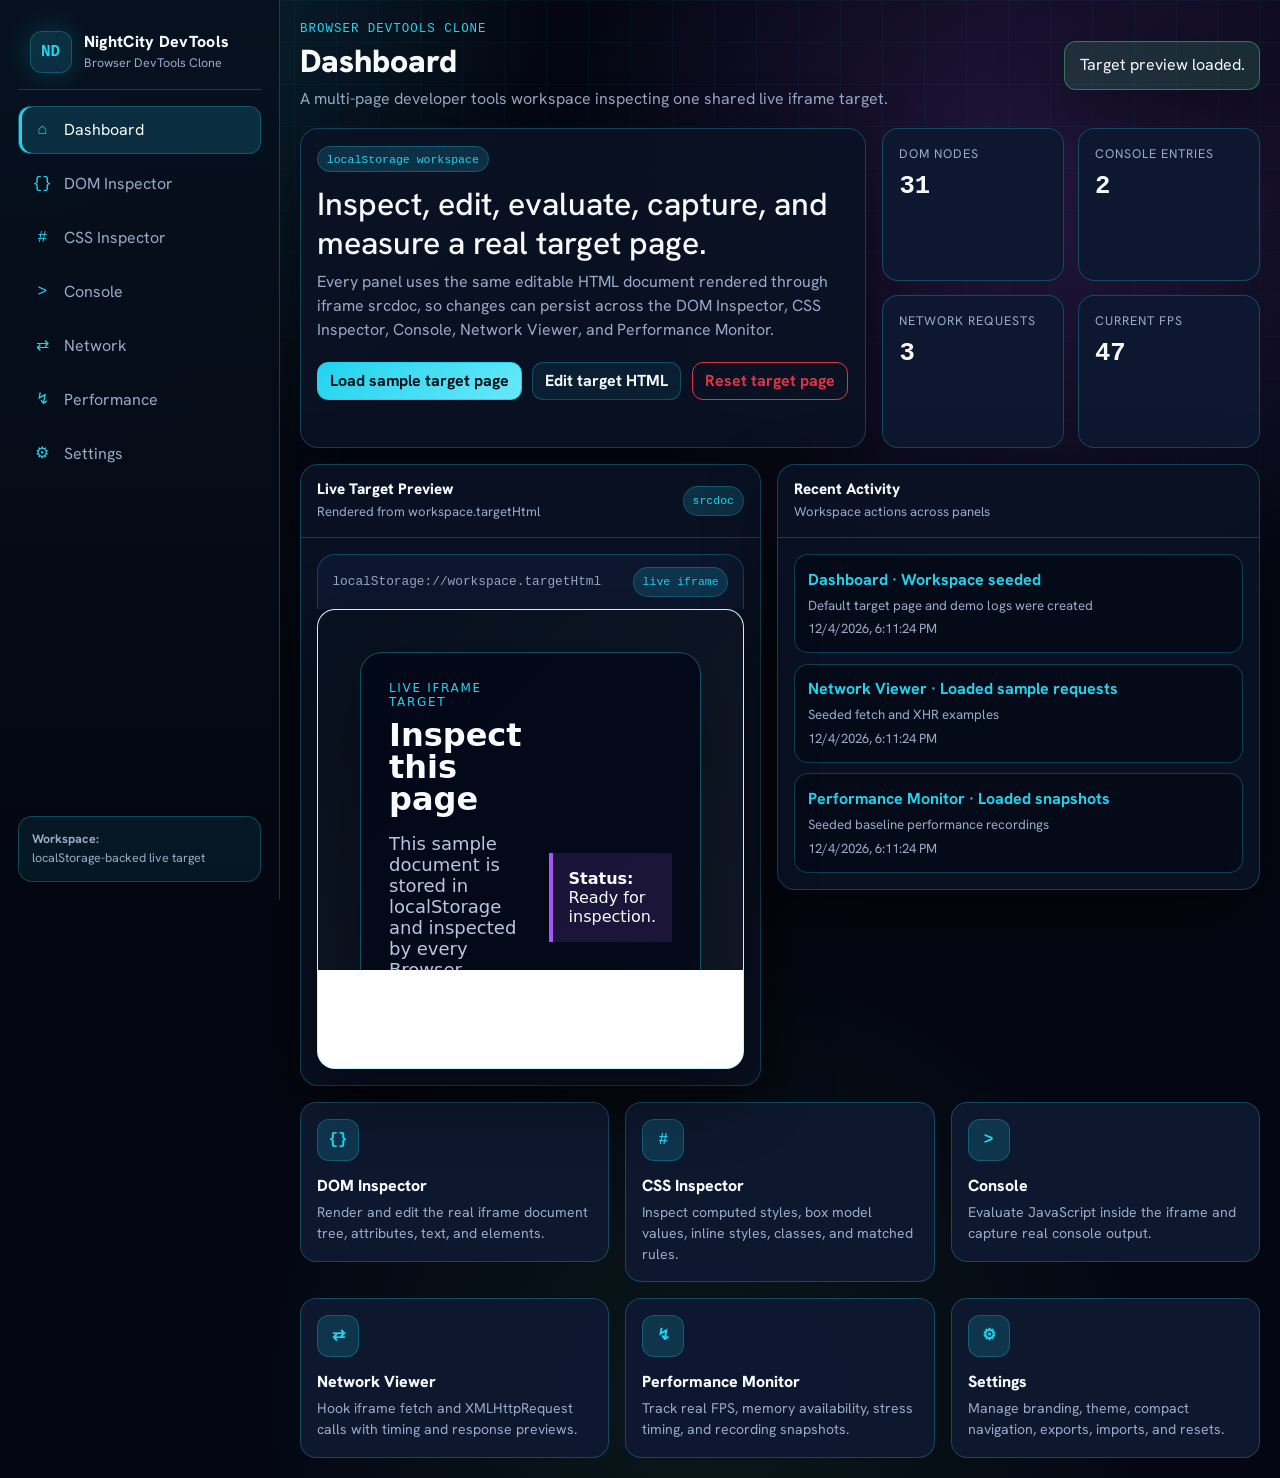
<file: index.html>
<!doctype html>
<html lang="en">
  <head>
    <meta charset="utf-8" />
    <meta name="viewport" content="width=device-width, initial-scale=1" />
    <title>Browser DevTools Clone | Dashboard</title>
    <link rel="icon" type="image/svg+xml" href="assets/favicon.svg" />
    <meta name="description" content="A browser-based DevTools clone with a live DOM inspector, CSS inspector, console, network viewer, and performance monitor, all operating on a real editable target page rendered in an iframe." />
    <link rel="canonical" href="https://fazal305.github.io/browser-devtools-clone/" />
    <meta property="og:type" content="website" />
    <meta property="og:url" content="https://fazal305.github.io/browser-devtools-clone/" />
    <meta property="og:title" content="Browser DevTools Clone | Dashboard" />
    <meta property="og:description" content="A browser-based DevTools clone with a live DOM inspector, CSS inspector, console, network viewer, and performance monitor, all operating on a real editable target page rendered in an iframe." />
    <meta name="twitter:card" content="summary_large_image" />
    <meta name="twitter:title" content="Browser DevTools Clone | Dashboard" />
    <meta name="twitter:description" content="A browser-based DevTools clone with a live DOM inspector, CSS inspector, console, network viewer, and performance monitor, all operating on a real editable target page rendered in an iframe." />
    <link rel="preconnect" href="https://fonts.googleapis.com" />
    <link rel="preconnect" href="https://fonts.gstatic.com" crossorigin />
    <link href="https://fonts.googleapis.com/css2?family=Hanken+Grotesk:wght@400;500;600;700;800&display=swap" rel="stylesheet" />
    <link
      href="https://cdn.jsdelivr.net/npm/bootstrap@5.3.3/dist/css/bootstrap.min.css"
      rel="stylesheet"
    />
    <link href="styles.css" rel="stylesheet" />
    <link href="css/dashboard.css" rel="stylesheet" />
  </head>
  <body>
    <div class="app-shell">
      <div id="sidebarRoot"></div>

      <main class="main-content">
        <div class="topbar">
          <div>
            <p class="page-kicker">Browser DevTools Clone</p>
            <h1 class="page-title">Dashboard</h1>
            <p class="page-description">
              A multi-page developer tools workspace inspecting one shared live
              iframe target.
            </p>
          </div>
          <div class="status-region" aria-live="polite"></div>
        </div>

        <section class="dashboard-hero">
          <div class="panel hero-panel">
            <div class="panel-body">
              <span class="badge-soft">localStorage workspace</span>
              <h2 class="mt-3 mb-2">
                Inspect, edit, evaluate, capture, and measure a real target
                page.
              </h2>
              <p class="page-description">
                Every panel uses the same editable HTML document rendered
                through iframe srcdoc, so changes can persist across the DOM
                Inspector, CSS Inspector, Console, Network Viewer, and
                Performance Monitor.
              </p>
              <div class="hero-actions">
                <button class="btn btn-cyber" id="loadSampleBtn" type="button">
                  Load sample target page
                </button>
                <button
                  class="btn btn-ghost"
                  id="editHtmlBtn"
                  type="button"
                  data-bs-toggle="modal"
                  data-bs-target="#htmlEditorModal"
                >
                  Edit target HTML
                </button>
                <button
                  class="btn btn-outline-danger"
                  id="resetTargetBtn"
                  type="button"
                >
                  Reset target page
                </button>
              </div>
            </div>
          </div>

          <div class="stats-grid" id="dashboardStats"></div>
        </section>

        <section class="devtools-grid mb-3">
          <div class="panel">
            <div class="panel-header">
              <div>
                <h2 class="panel-title">Live Target Preview</h2>
                <p class="panel-subtitle">Rendered from workspace.targetHtml</p>
              </div>
              <span class="badge-soft">srcdoc</span>
            </div>
            <div class="panel-body">
              <div id="targetPreview" class="preview-frame-wrap"></div>
            </div>
          </div>

          <div class="panel">
            <div class="panel-header">
              <div>
                <h2 class="panel-title">Recent Activity</h2>
                <p class="panel-subtitle">Workspace actions across panels</p>
              </div>
            </div>
            <div class="panel-body">
              <div class="activity-list" id="activityList"></div>
            </div>
          </div>
        </section>

        <section class="row g-3">
          <div class="col-md-6 col-xl-4">
            <a class="action-card" href="dom-inspector.html">
              <div class="card-icon">{}</div>
              <h3>DOM Inspector</h3>
              <p>
                Render and edit the real iframe document tree, attributes, text,
                and elements.
              </p>
            </a>
          </div>
          <div class="col-md-6 col-xl-4">
            <a class="action-card" href="css-inspector.html">
              <div class="card-icon">#</div>
              <h3>CSS Inspector</h3>
              <p>
                Inspect computed styles, box model values, inline styles,
                classes, and matched rules.
              </p>
            </a>
          </div>
          <div class="col-md-6 col-xl-4">
            <a class="action-card" href="console.html">
              <div class="card-icon">&gt;</div>
              <h3>Console</h3>
              <p>
                Evaluate JavaScript inside the iframe and capture real console
                output.
              </p>
            </a>
          </div>
          <div class="col-md-6 col-xl-4">
            <a class="action-card" href="network.html">
              <div class="card-icon">⇄</div>
              <h3>Network Viewer</h3>
              <p>
                Hook iframe fetch and XMLHttpRequest calls with timing and
                response previews.
              </p>
            </a>
          </div>
          <div class="col-md-6 col-xl-4">
            <a class="action-card" href="performance.html">
              <div class="card-icon">↯</div>
              <h3>Performance Monitor</h3>
              <p>
                Track real FPS, memory availability, stress timing, and
                recording snapshots.
              </p>
            </a>
          </div>
          <div class="col-md-6 col-xl-4">
            <a class="action-card" href="settings.html">
              <div class="card-icon">⚙</div>
              <h3>Settings</h3>
              <p>
                Manage branding, theme, compact navigation, exports, imports,
                and resets.
              </p>
            </a>
          </div>
        </section>
      </main>
    </div>

    <div
      class="modal fade"
      id="htmlEditorModal"
      tabindex="-1"
      aria-labelledby="htmlEditorTitle"
      aria-hidden="true"
    >
      <div class="modal-dialog modal-xl modal-dialog-scrollable">
        <div class="modal-content">
          <div class="modal-header">
            <div>
              <h2 class="modal-title fs-5" id="htmlEditorTitle">
                Edit Target HTML
              </h2>
              <p class="panel-subtitle">
                Paste a complete HTML document or fragment to inspect.
              </p>
            </div>
            <button
              type="button"
              class="btn-close btn-close-white"
              data-bs-dismiss="modal"
              aria-label="Close"
            ></button>
          </div>
          <div class="modal-body">
            <textarea
              id="targetHtmlEditor"
              class="form-control code-editor html-editor"
              spellcheck="false"
            ></textarea>
          </div>
          <div class="modal-footer">
            <button type="button" class="btn btn-ghost" data-bs-dismiss="modal">
              Cancel
            </button>
            <button type="button" class="btn btn-cyber" id="saveHtmlBtn">
              Save target HTML
            </button>
          </div>
        </div>
      </div>
    </div>

    <script src="https://code.jquery.com/jquery-3.7.1.min.js"></script>
    <script src="https://cdn.jsdelivr.net/npm/bootstrap@5.3.3/dist/js/bootstrap.bundle.min.js"></script>
    <script src="js/shared.js"></script>
    <script src="js/dashboard.js"></script>
  </body>
</html>
</file>
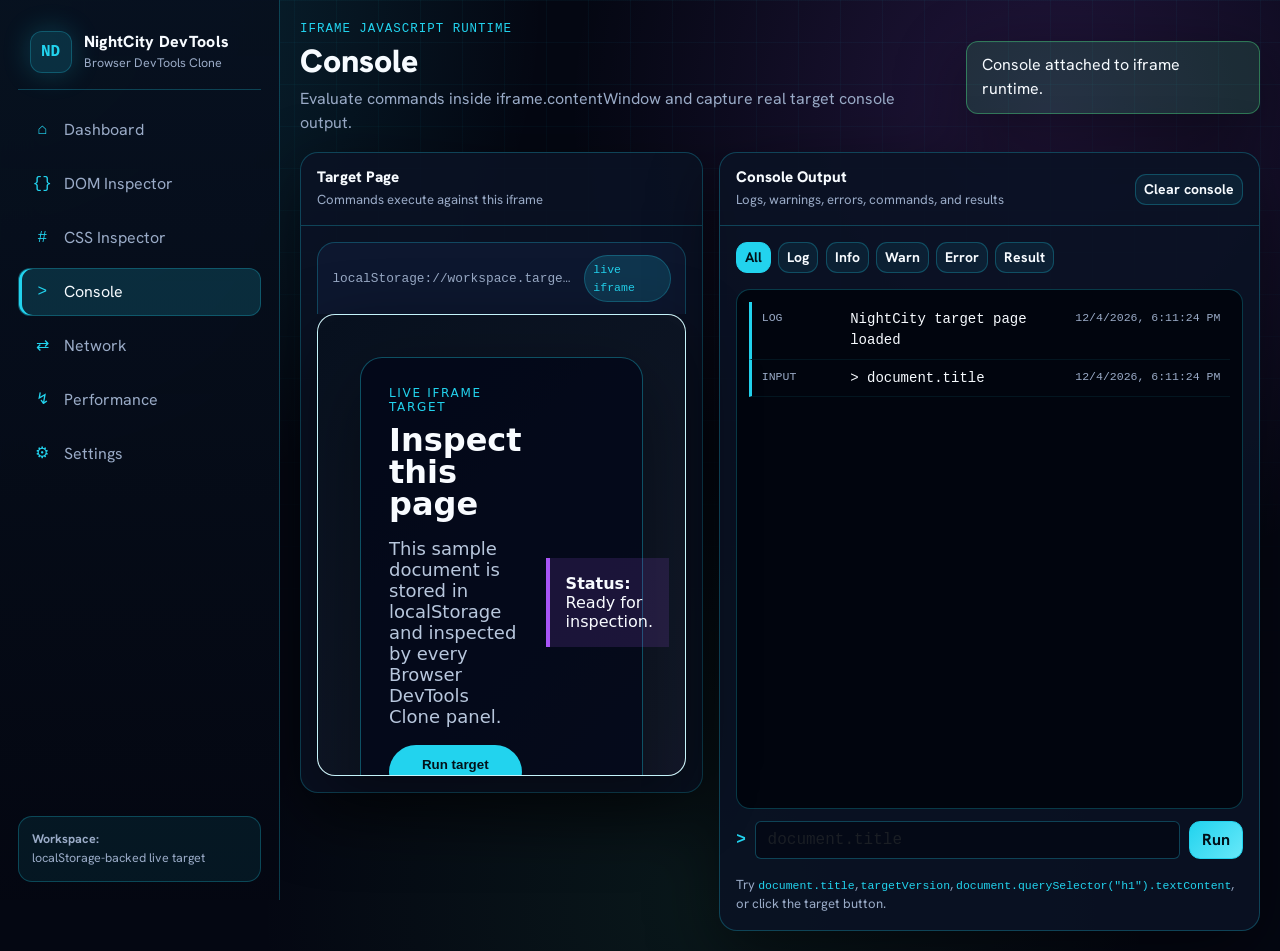
<file: console.html>
<!doctype html>
<html lang="en">
  <head>
    <meta charset="utf-8" />
    <meta name="viewport" content="width=device-width, initial-scale=1" />
    <title>Browser DevTools Clone | Console</title>
    <link rel="icon" type="image/svg+xml" href="assets/favicon.svg" />
    <meta name="description" content="A browser-based DevTools clone with a live DOM inspector, CSS inspector, console, network viewer, and performance monitor, all operating on a real editable target page rendered in an iframe." />
    <link rel="canonical" href="https://fazal305.github.io/browser-devtools-clone/console.html" />
    <meta property="og:type" content="website" />
    <meta property="og:url" content="https://fazal305.github.io/browser-devtools-clone/console.html" />
    <meta property="og:title" content="Browser DevTools Clone | Console" />
    <meta property="og:description" content="A browser-based DevTools clone with a live DOM inspector, CSS inspector, console, network viewer, and performance monitor, all operating on a real editable target page rendered in an iframe." />
    <meta name="twitter:card" content="summary_large_image" />
    <meta name="twitter:title" content="Browser DevTools Clone | Console" />
    <meta name="twitter:description" content="A browser-based DevTools clone with a live DOM inspector, CSS inspector, console, network viewer, and performance monitor, all operating on a real editable target page rendered in an iframe." />
    <link rel="preconnect" href="https://fonts.googleapis.com" />
    <link rel="preconnect" href="https://fonts.gstatic.com" crossorigin />
    <link href="https://fonts.googleapis.com/css2?family=Hanken+Grotesk:wght@400;500;600;700;800&display=swap" rel="stylesheet" />
    <link
      href="https://cdn.jsdelivr.net/npm/bootstrap@5.3.3/dist/css/bootstrap.min.css"
      rel="stylesheet"
    />
    <link href="styles.css" rel="stylesheet" />
    <link href="css/console.css" rel="stylesheet" />
  </head>
  <body>
    <div class="app-shell">
      <div id="sidebarRoot"></div>

      <main class="main-content">
        <div class="topbar">
          <div>
            <p class="page-kicker">Iframe JavaScript runtime</p>
            <h1 class="page-title">Console</h1>
            <p class="page-description">
              Evaluate commands inside iframe.contentWindow and capture real
              target console output.
            </p>
          </div>
          <div class="status-region" aria-live="polite"></div>
        </div>

        <section class="console-layout">
          <div class="panel">
            <div class="panel-header">
              <div>
                <h2 class="panel-title">Target Page</h2>
                <p class="panel-subtitle">
                  Commands execute against this iframe
                </p>
              </div>
            </div>
            <div class="panel-body">
              <div id="consoleTargetMount"></div>
            </div>
          </div>

          <div class="panel">
            <div class="panel-header">
              <div>
                <h2 class="panel-title">Console Output</h2>
                <p class="panel-subtitle">
                  Logs, warnings, errors, commands, and results
                </p>
              </div>
              <div class="d-flex gap-2 flex-wrap">
                <button
                  class="btn btn-ghost btn-sm"
                  id="clearConsoleBtn"
                  type="button"
                >
                  Clear console
                </button>
              </div>
            </div>
            <div class="panel-body">
              <div class="level-filters mb-3">
                <button
                  class="btn btn-ghost btn-sm level-filter active"
                  data-level="all"
                  type="button"
                >
                  All
                </button>
                <button
                  class="btn btn-ghost btn-sm level-filter"
                  data-level="log"
                  type="button"
                >
                  Log
                </button>
                <button
                  class="btn btn-ghost btn-sm level-filter"
                  data-level="info"
                  type="button"
                >
                  Info
                </button>
                <button
                  class="btn btn-ghost btn-sm level-filter"
                  data-level="warn"
                  type="button"
                >
                  Warn
                </button>
                <button
                  class="btn btn-ghost btn-sm level-filter"
                  data-level="error"
                  type="button"
                >
                  Error
                </button>
                <button
                  class="btn btn-ghost btn-sm level-filter"
                  data-level="result"
                  type="button"
                >
                  Result
                </button>
              </div>

              <div
                class="console-output"
                id="consoleOutput"
                aria-live="polite"
              ></div>

              <div class="console-command-row">
                <span class="prompt-mark">&gt;</span>
                <input
                  class="form-control code-font"
                  id="consoleCommand"
                  type="text"
                  autocomplete="off"
                  spellcheck="false"
                  placeholder="document.title"
                />
                <button class="btn btn-cyber" id="runCommandBtn" type="button">
                  Run
                </button>
              </div>

              <div class="console-help mt-3">
                <p class="panel-subtitle m-0">
                  Try <code>document.title</code>, <code>targetVersion</code>,
                  <code>document.querySelector("h1").textContent</code>, or
                  click the target button.
                </p>
              </div>
            </div>
          </div>
        </section>
      </main>
    </div>

    <script src="https://code.jquery.com/jquery-3.7.1.min.js"></script>
    <script src="https://cdn.jsdelivr.net/npm/bootstrap@5.3.3/dist/js/bootstrap.bundle.min.js"></script>
    <script src="js/shared.js"></script>
    <script src="js/console.js"></script>
  </body>
</html>
</file>
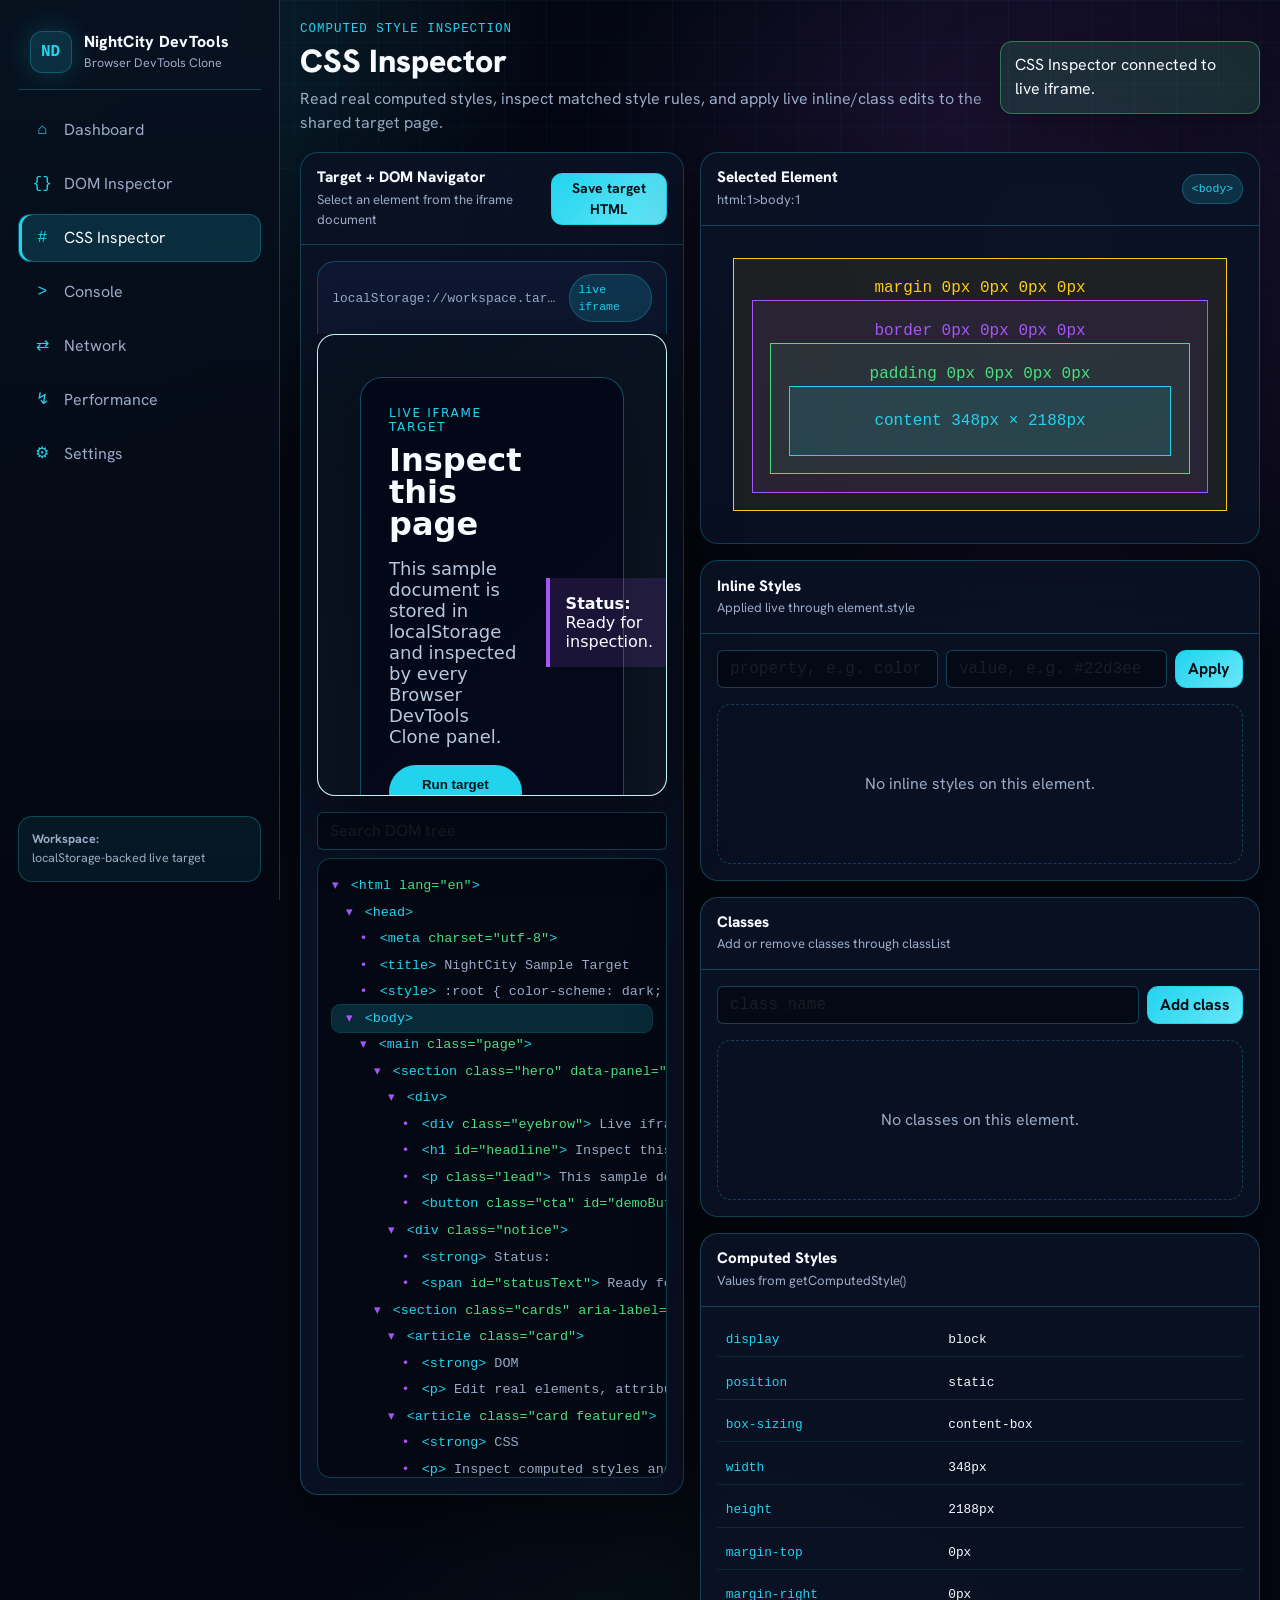
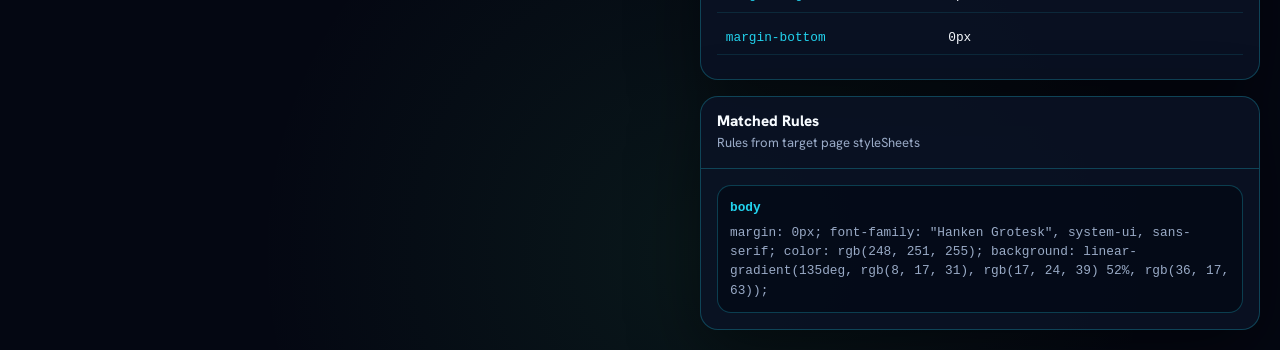
<file: css-inspector.html>
<!doctype html>
<html lang="en">
  <head>
    <meta charset="utf-8" />
    <meta name="viewport" content="width=device-width, initial-scale=1" />
    <title>Browser DevTools Clone | CSS Inspector</title>
    <link rel="icon" type="image/svg+xml" href="assets/favicon.svg" />
    <meta name="description" content="A browser-based DevTools clone with a live DOM inspector, CSS inspector, console, network viewer, and performance monitor, all operating on a real editable target page rendered in an iframe." />
    <link rel="canonical" href="https://fazal305.github.io/browser-devtools-clone/css-inspector.html" />
    <meta property="og:type" content="website" />
    <meta property="og:url" content="https://fazal305.github.io/browser-devtools-clone/css-inspector.html" />
    <meta property="og:title" content="Browser DevTools Clone | CSS Inspector" />
    <meta property="og:description" content="A browser-based DevTools clone with a live DOM inspector, CSS inspector, console, network viewer, and performance monitor, all operating on a real editable target page rendered in an iframe." />
    <meta name="twitter:card" content="summary_large_image" />
    <meta name="twitter:title" content="Browser DevTools Clone | CSS Inspector" />
    <meta name="twitter:description" content="A browser-based DevTools clone with a live DOM inspector, CSS inspector, console, network viewer, and performance monitor, all operating on a real editable target page rendered in an iframe." />
    <link rel="preconnect" href="https://fonts.googleapis.com" />
    <link rel="preconnect" href="https://fonts.gstatic.com" crossorigin />
    <link href="https://fonts.googleapis.com/css2?family=Hanken+Grotesk:wght@400;500;600;700;800&display=swap" rel="stylesheet" />
    <link
      href="https://cdn.jsdelivr.net/npm/bootstrap@5.3.3/dist/css/bootstrap.min.css"
      rel="stylesheet"
    />
    <link href="styles.css" rel="stylesheet" />
    <link href="css/css-inspector.css" rel="stylesheet" />
  </head>
  <body>
    <div class="app-shell">
      <div id="sidebarRoot"></div>

      <main class="main-content">
        <div class="topbar">
          <div>
            <p class="page-kicker">Computed style inspection</p>
            <h1 class="page-title">CSS Inspector</h1>
            <p class="page-description">
              Read real computed styles, inspect matched style rules, and apply
              live inline/class edits to the shared target page.
            </p>
          </div>
          <div class="status-region" aria-live="polite"></div>
        </div>

        <section class="css-layout">
          <div class="panel">
            <div class="panel-header">
              <div>
                <h2 class="panel-title">Target + DOM Navigator</h2>
                <p class="panel-subtitle">
                  Select an element from the iframe document
                </p>
              </div>
              <button
                class="btn btn-cyber btn-sm"
                id="saveCssTargetBtn"
                type="button"
              >
                Save target HTML
              </button>
            </div>
            <div class="panel-body">
              <div id="cssTargetMount" class="mb-3"></div>
              <input
                class="form-control mb-2"
                id="cssDomSearch"
                type="search"
                placeholder="Search DOM tree"
              />
              <div class="dom-tree" id="cssDomTree"></div>
            </div>
          </div>

          <div class="css-tools">
            <div class="panel">
              <div class="panel-header">
                <div>
                  <h2 class="panel-title">Selected Element</h2>
                  <p class="panel-subtitle" id="cssSelectedPath">
                    No element selected
                  </p>
                </div>
                <span class="badge-soft" id="cssSelectedBadge">none</span>
              </div>
              <div class="panel-body">
                <div class="box-model" id="boxModel"></div>
              </div>
            </div>

            <div class="panel">
              <div class="panel-header">
                <div>
                  <h2 class="panel-title">Inline Styles</h2>
                  <p class="panel-subtitle">
                    Applied live through element.style
                  </p>
                </div>
              </div>
              <div class="panel-body">
                <div class="add-style-row mb-3">
                  <input
                    class="form-control code-font"
                    id="newStyleName"
                    placeholder="property, e.g. color"
                  />
                  <input
                    class="form-control code-font"
                    id="newStyleValue"
                    placeholder="value, e.g. #22d3ee"
                  />
                  <button class="btn btn-cyber" id="addStyleBtn" type="button">
                    Apply
                  </button>
                </div>
                <div class="inline-style-list" id="inlineStyleList"></div>
              </div>
            </div>

            <div class="panel">
              <div class="panel-header">
                <div>
                  <h2 class="panel-title">Classes</h2>
                  <p class="panel-subtitle">
                    Add or remove classes through classList
                  </p>
                </div>
              </div>
              <div class="panel-body">
                <div class="add-class-row mb-3">
                  <input
                    class="form-control code-font"
                    id="newClassName"
                    placeholder="class name"
                  />
                  <button class="btn btn-cyber" id="addClassBtn" type="button">
                    Add class
                  </button>
                </div>
                <div class="class-list" id="classList"></div>
              </div>
            </div>

            <div class="panel">
              <div class="panel-header">
                <div>
                  <h2 class="panel-title">Computed Styles</h2>
                  <p class="panel-subtitle">Values from getComputedStyle()</p>
                </div>
              </div>
              <div class="panel-body">
                <div class="computed-list" id="computedStyles"></div>
              </div>
            </div>

            <div class="panel">
              <div class="panel-header">
                <div>
                  <h2 class="panel-title">Matched Rules</h2>
                  <p class="panel-subtitle">
                    Rules from target page styleSheets
                  </p>
                </div>
              </div>
              <div class="panel-body">
                <div class="rule-list" id="matchedRules"></div>
              </div>
            </div>
          </div>
        </section>
      </main>
    </div>

    <script src="https://code.jquery.com/jquery-3.7.1.min.js"></script>
    <script src="https://cdn.jsdelivr.net/npm/bootstrap@5.3.3/dist/js/bootstrap.bundle.min.js"></script>
    <script src="js/shared.js"></script>
    <script src="js/css-inspector.js"></script>
  </body>
</html>
</file>
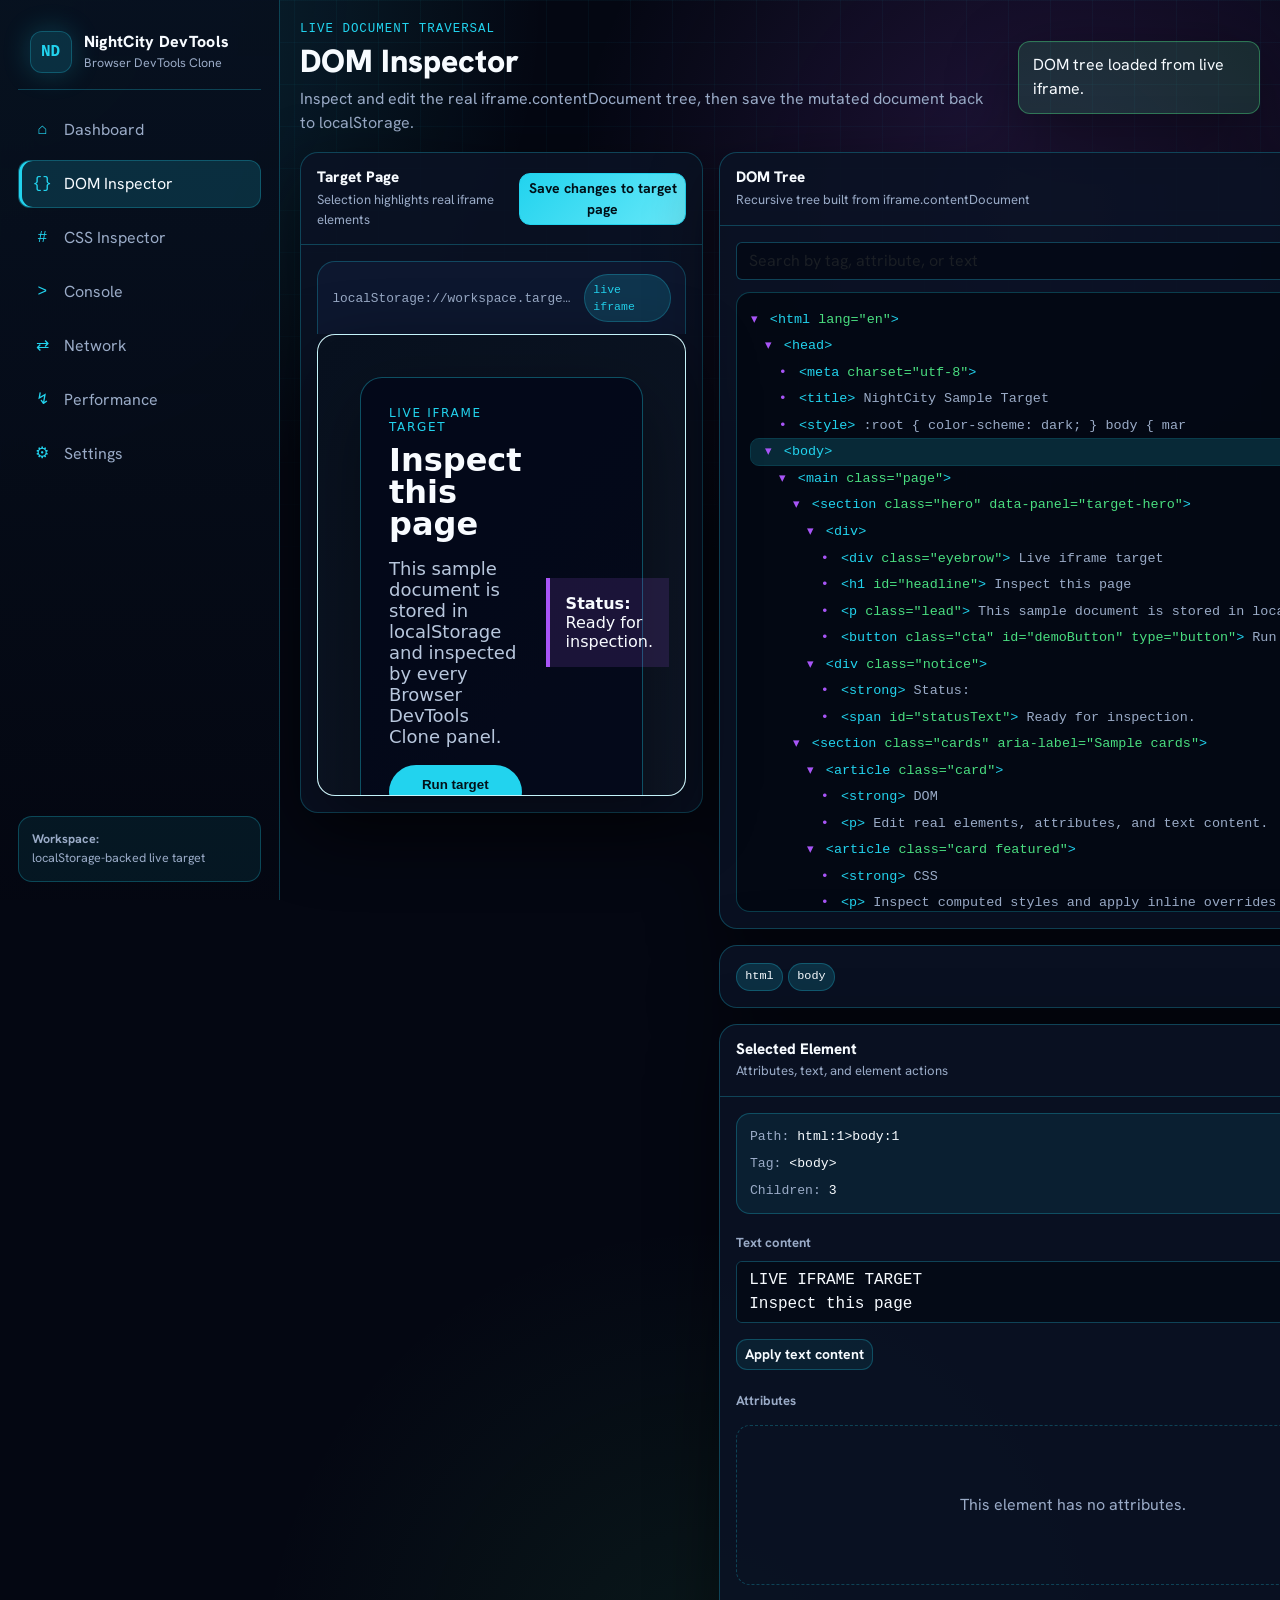
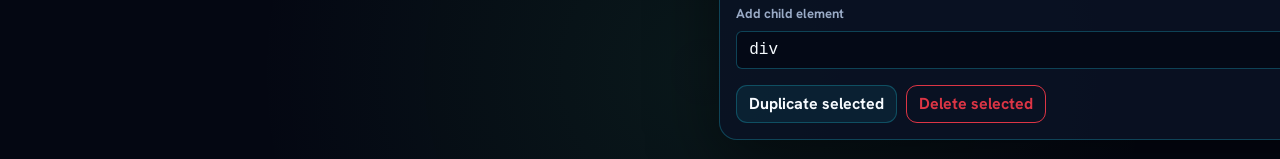
<file: dom-inspector.html>
<!doctype html>
<html lang="en">
  <head>
    <meta charset="utf-8" />
    <meta name="viewport" content="width=device-width, initial-scale=1" />
    <title>Browser DevTools Clone | DOM Inspector</title>
    <link rel="icon" type="image/svg+xml" href="assets/favicon.svg" />
    <meta name="description" content="A browser-based DevTools clone with a live DOM inspector, CSS inspector, console, network viewer, and performance monitor, all operating on a real editable target page rendered in an iframe." />
    <link rel="canonical" href="https://fazal305.github.io/browser-devtools-clone/dom-inspector.html" />
    <meta property="og:type" content="website" />
    <meta property="og:url" content="https://fazal305.github.io/browser-devtools-clone/dom-inspector.html" />
    <meta property="og:title" content="Browser DevTools Clone | DOM Inspector" />
    <meta property="og:description" content="A browser-based DevTools clone with a live DOM inspector, CSS inspector, console, network viewer, and performance monitor, all operating on a real editable target page rendered in an iframe." />
    <meta name="twitter:card" content="summary_large_image" />
    <meta name="twitter:title" content="Browser DevTools Clone | DOM Inspector" />
    <meta name="twitter:description" content="A browser-based DevTools clone with a live DOM inspector, CSS inspector, console, network viewer, and performance monitor, all operating on a real editable target page rendered in an iframe." />
    <link rel="preconnect" href="https://fonts.googleapis.com" />
    <link rel="preconnect" href="https://fonts.gstatic.com" crossorigin />
    <link href="https://fonts.googleapis.com/css2?family=Hanken+Grotesk:wght@400;500;600;700;800&display=swap" rel="stylesheet" />
    <link
      href="https://cdn.jsdelivr.net/npm/bootstrap@5.3.3/dist/css/bootstrap.min.css"
      rel="stylesheet"
    />
    <link href="styles.css" rel="stylesheet" />
    <link href="css/dom-inspector.css" rel="stylesheet" />
  </head>
  <body>
    <div class="app-shell">
      <div id="sidebarRoot"></div>

      <main class="main-content">
        <div class="topbar">
          <div>
            <p class="page-kicker">Live document traversal</p>
            <h1 class="page-title">DOM Inspector</h1>
            <p class="page-description">
              Inspect and edit the real iframe.contentDocument tree, then save
              the mutated document back to localStorage.
            </p>
          </div>
          <div class="status-region" aria-live="polite"></div>
        </div>

        <section class="inspector-layout">
          <div class="panel">
            <div class="panel-header">
              <div>
                <h2 class="panel-title">Target Page</h2>
                <p class="panel-subtitle">
                  Selection highlights real iframe elements
                </p>
              </div>
              <button
                class="btn btn-cyber btn-sm"
                id="saveTargetBtn"
                type="button"
              >
                Save changes to target page
              </button>
            </div>
            <div class="panel-body">
              <div id="targetFrameMount"></div>
            </div>
          </div>

          <div class="dom-workbench">
            <div class="panel">
              <div class="panel-header">
                <div>
                  <h2 class="panel-title">DOM Tree</h2>
                  <p class="panel-subtitle">
                    Recursive tree built from iframe.contentDocument
                  </p>
                </div>
              </div>
              <div class="panel-body">
                <div class="dom-search-row">
                  <input
                    class="form-control"
                    id="domSearchInput"
                    type="search"
                    placeholder="Search by tag, attribute, or text"
                  />
                  <button
                    class="btn btn-ghost"
                    id="clearSearchBtn"
                    type="button"
                  >
                    Clear
                  </button>
                </div>
                <div class="dom-tree" id="domTree"></div>
              </div>
            </div>

            <div class="panel breadcrumb-panel">
              <div class="panel-body">
                <ul class="breadcrumb-devtools" id="domBreadcrumb"></ul>
              </div>
            </div>

            <div class="panel">
              <div class="panel-header">
                <div>
                  <h2 class="panel-title">Selected Element</h2>
                  <p class="panel-subtitle">
                    Attributes, text, and element actions
                  </p>
                </div>
                <span class="badge-soft" id="selectedBadge">none</span>
              </div>
              <div class="panel-body">
                <div class="selected-summary mb-3" id="selectedSummary"></div>

                <label class="form-label" for="textContentEditor"
                  >Text content</label
                >
                <textarea
                  class="form-control code-editor text-editor mb-3"
                  id="textContentEditor"
                  spellcheck="false"
                ></textarea>
                <button
                  class="btn btn-ghost btn-sm mb-3"
                  id="saveTextBtn"
                  type="button"
                >
                  Apply text content
                </button>

                <div
                  class="d-flex align-items-center justify-content-between gap-2 mb-2"
                >
                  <label class="form-label m-0">Attributes</label>
                  <button
                    class="btn btn-ghost btn-sm"
                    id="addAttributeBtn"
                    type="button"
                  >
                    Add attribute
                  </button>
                </div>
                <div class="attributes-grid mb-3" id="attributesPanel"></div>

                <label class="form-label" for="newChildTag"
                  >Add child element</label
                >
                <div class="child-add-row mb-3">
                  <input
                    class="form-control code-font"
                    id="newChildTag"
                    type="text"
                    value="div"
                    placeholder="div"
                  />
                  <button class="btn btn-cyber" id="addChildBtn" type="button">
                    Add child
                  </button>
                </div>

                <div class="element-actions">
                  <button class="btn btn-ghost" id="duplicateBtn" type="button">
                    Duplicate selected
                  </button>
                  <button
                    class="btn btn-outline-danger"
                    id="deleteBtn"
                    type="button"
                  >
                    Delete selected
                  </button>
                </div>
              </div>
            </div>
          </div>
        </section>
      </main>
    </div>

    <script src="https://code.jquery.com/jquery-3.7.1.min.js"></script>
    <script src="https://cdn.jsdelivr.net/npm/bootstrap@5.3.3/dist/js/bootstrap.bundle.min.js"></script>
    <script src="js/shared.js"></script>
    <script src="js/dom-inspector.js"></script>
  </body>
</html>
</file>
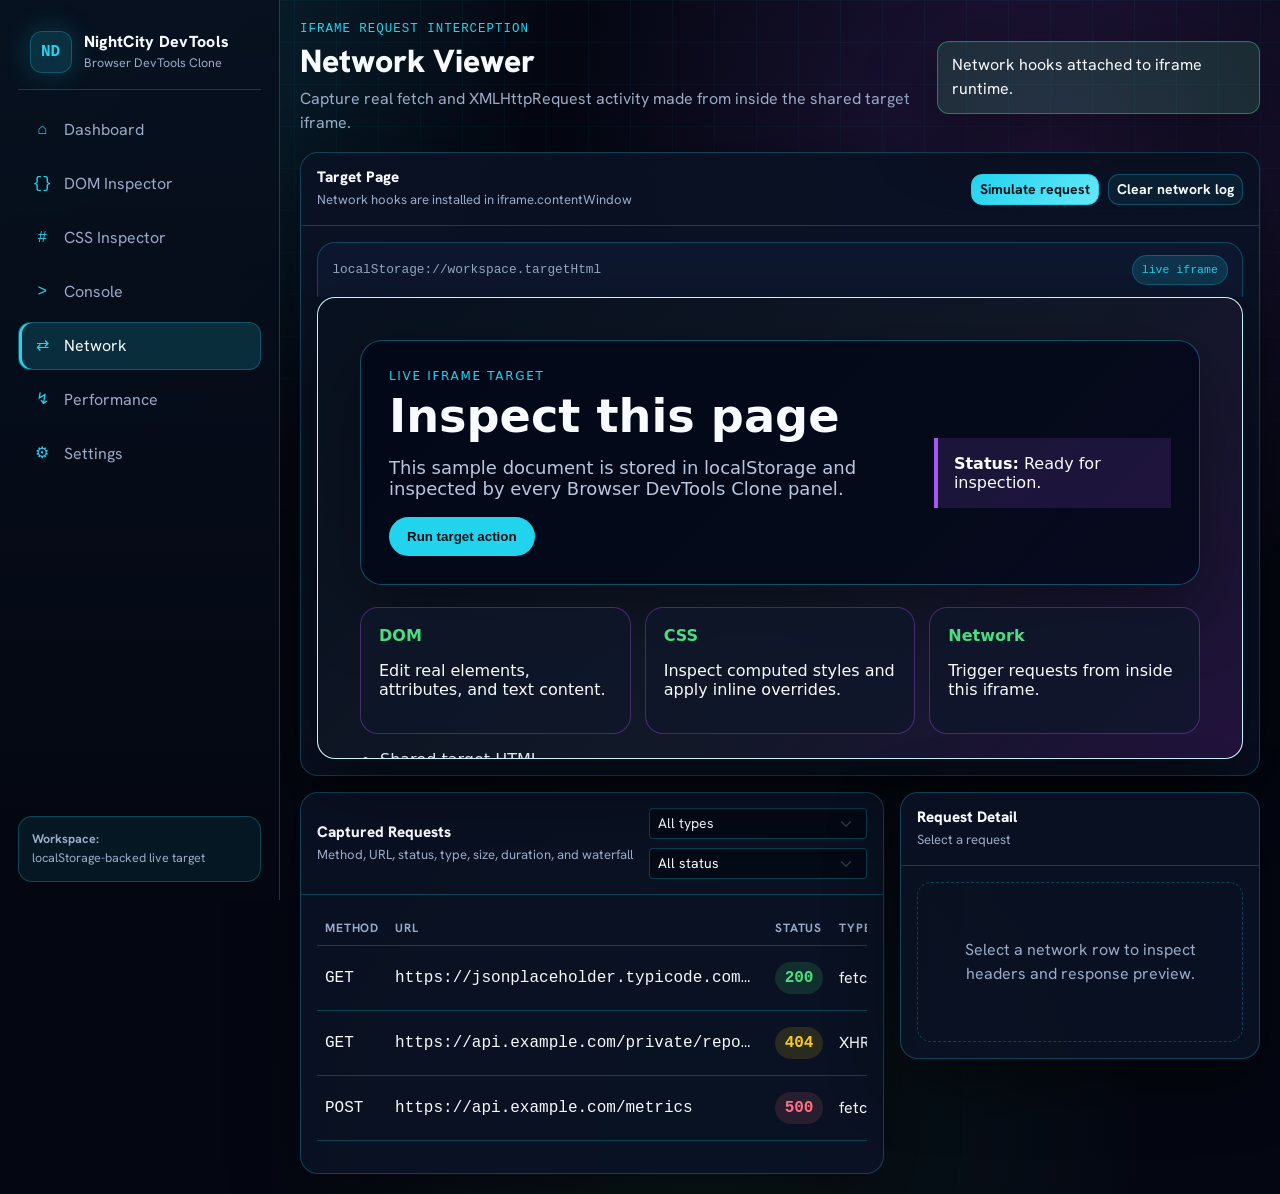
<file: network.html>
<!doctype html>
<html lang="en">
  <head>
    <meta charset="utf-8" />
    <meta name="viewport" content="width=device-width, initial-scale=1" />
    <title>Browser DevTools Clone | Network Viewer</title>
    <link rel="icon" type="image/svg+xml" href="assets/favicon.svg" />
    <meta name="description" content="A browser-based DevTools clone with a live DOM inspector, CSS inspector, console, network viewer, and performance monitor, all operating on a real editable target page rendered in an iframe." />
    <link rel="canonical" href="https://fazal305.github.io/browser-devtools-clone/network.html" />
    <meta property="og:type" content="website" />
    <meta property="og:url" content="https://fazal305.github.io/browser-devtools-clone/network.html" />
    <meta property="og:title" content="Browser DevTools Clone | Network Viewer" />
    <meta property="og:description" content="A browser-based DevTools clone with a live DOM inspector, CSS inspector, console, network viewer, and performance monitor, all operating on a real editable target page rendered in an iframe." />
    <meta name="twitter:card" content="summary_large_image" />
    <meta name="twitter:title" content="Browser DevTools Clone | Network Viewer" />
    <meta name="twitter:description" content="A browser-based DevTools clone with a live DOM inspector, CSS inspector, console, network viewer, and performance monitor, all operating on a real editable target page rendered in an iframe." />
    <link rel="preconnect" href="https://fonts.googleapis.com" />
    <link rel="preconnect" href="https://fonts.gstatic.com" crossorigin />
    <link href="https://fonts.googleapis.com/css2?family=Hanken+Grotesk:wght@400;500;600;700;800&display=swap" rel="stylesheet" />
    <link
      href="https://cdn.jsdelivr.net/npm/bootstrap@5.3.3/dist/css/bootstrap.min.css"
      rel="stylesheet"
    />
    <link href="styles.css" rel="stylesheet" />
    <link href="css/network.css" rel="stylesheet" />
  </head>
  <body>
    <div class="app-shell">
      <div id="sidebarRoot"></div>

      <main class="main-content">
        <div class="topbar">
          <div>
            <p class="page-kicker">Iframe request interception</p>
            <h1 class="page-title">Network Viewer</h1>
            <p class="page-description">
              Capture real fetch and XMLHttpRequest activity made from inside
              the shared target iframe.
            </p>
          </div>
          <div class="status-region" aria-live="polite"></div>
        </div>

        <section class="panel mb-3">
          <div class="panel-header">
            <div>
              <h2 class="panel-title">Target Page</h2>
              <p class="panel-subtitle">
                Network hooks are installed in iframe.contentWindow
              </p>
            </div>
            <div class="network-controls">
              <button
                class="btn btn-cyber btn-sm"
                id="simulateRequestBtn"
                type="button"
              >
                Simulate request
              </button>
              <button
                class="btn btn-ghost btn-sm"
                id="clearNetworkBtn"
                type="button"
              >
                Clear network log
              </button>
            </div>
          </div>
          <div class="panel-body">
            <div id="networkTargetMount"></div>
          </div>
        </section>

        <section class="network-layout">
          <div class="panel">
            <div class="panel-header">
              <div>
                <h2 class="panel-title">Captured Requests</h2>
                <p class="panel-subtitle">
                  Method, URL, status, type, size, duration, and waterfall
                </p>
              </div>
              <div class="network-controls">
                <select
                  class="form-select form-select-sm"
                  id="typeFilter"
                  aria-label="Filter by request type"
                >
                  <option value="all">All types</option>
                  <option value="fetch">fetch</option>
                  <option value="XHR">XHR</option>
                </select>
                <select
                  class="form-select form-select-sm"
                  id="statusFilter"
                  aria-label="Filter by status"
                >
                  <option value="all">All status</option>
                  <option value="2xx">2xx</option>
                  <option value="4xx">4xx</option>
                  <option value="5xx">5xx</option>
                </select>
              </div>
            </div>
            <div class="panel-body">
              <div class="network-table-wrap">
                <table class="table table-hover align-middle">
                  <thead>
                    <tr>
                      <th>Method</th>
                      <th>URL</th>
                      <th>Status</th>
                      <th>Type</th>
                      <th>Size</th>
                      <th>Duration</th>
                      <th>Waterfall</th>
                    </tr>
                  </thead>
                  <tbody id="networkTableBody"></tbody>
                </table>
              </div>
            </div>
          </div>

          <aside class="panel request-detail">
            <div class="panel-header">
              <div>
                <h2 class="panel-title">Request Detail</h2>
                <p class="panel-subtitle" id="requestDetailSubtitle">
                  Select a request
                </p>
              </div>
            </div>
            <div class="panel-body" id="requestDetailBody">
              <div class="empty-state">
                Select a network row to inspect headers and response preview.
              </div>
            </div>
          </aside>
        </section>
      </main>
    </div>

    <script src="https://code.jquery.com/jquery-3.7.1.min.js"></script>
    <script src="https://cdn.jsdelivr.net/npm/bootstrap@5.3.3/dist/js/bootstrap.bundle.min.js"></script>
    <script src="js/shared.js"></script>
    <script src="js/network.js"></script>
  </body>
</html>
</file>
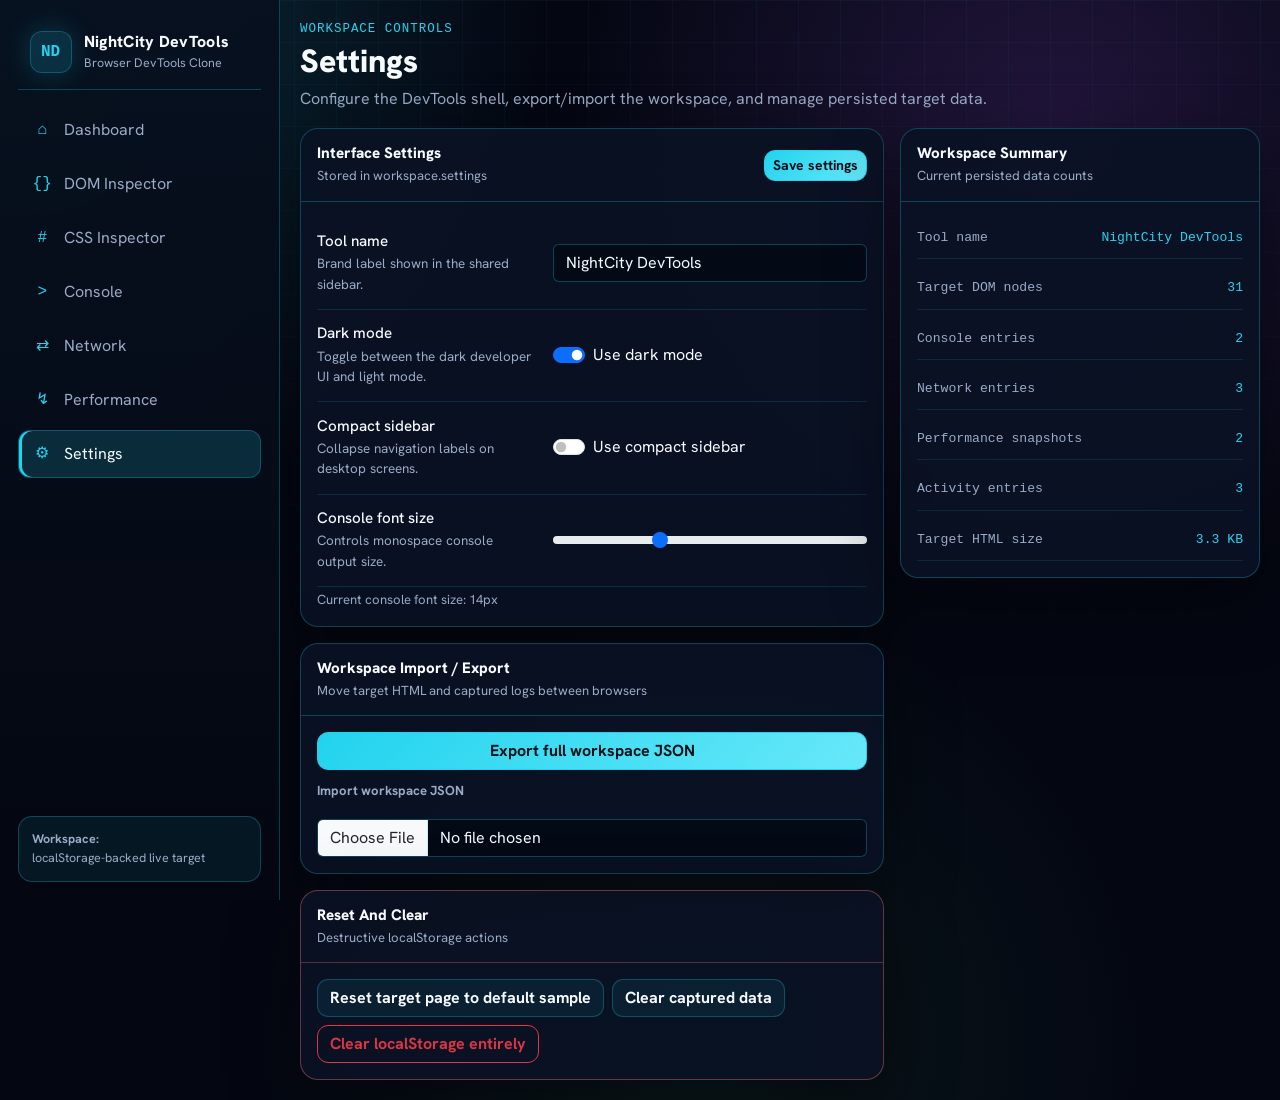
<file: settings.html>
<!doctype html>
<html lang="en">
  <head>
    <meta charset="utf-8" />
    <meta name="viewport" content="width=device-width, initial-scale=1" />
    <title>Browser DevTools Clone | Settings</title>
    <link rel="icon" type="image/svg+xml" href="assets/favicon.svg" />
    <meta name="description" content="A browser-based DevTools clone with a live DOM inspector, CSS inspector, console, network viewer, and performance monitor, all operating on a real editable target page rendered in an iframe." />
    <link rel="canonical" href="https://fazal305.github.io/browser-devtools-clone/settings.html" />
    <meta property="og:type" content="website" />
    <meta property="og:url" content="https://fazal305.github.io/browser-devtools-clone/settings.html" />
    <meta property="og:title" content="Browser DevTools Clone | Settings" />
    <meta property="og:description" content="A browser-based DevTools clone with a live DOM inspector, CSS inspector, console, network viewer, and performance monitor, all operating on a real editable target page rendered in an iframe." />
    <meta name="twitter:card" content="summary_large_image" />
    <meta name="twitter:title" content="Browser DevTools Clone | Settings" />
    <meta name="twitter:description" content="A browser-based DevTools clone with a live DOM inspector, CSS inspector, console, network viewer, and performance monitor, all operating on a real editable target page rendered in an iframe." />
    <link rel="preconnect" href="https://fonts.googleapis.com" />
    <link rel="preconnect" href="https://fonts.gstatic.com" crossorigin />
    <link href="https://fonts.googleapis.com/css2?family=Hanken+Grotesk:wght@400;500;600;700;800&display=swap" rel="stylesheet" />
    <link
      href="https://cdn.jsdelivr.net/npm/bootstrap@5.3.3/dist/css/bootstrap.min.css"
      rel="stylesheet"
    />
    <link href="styles.css" rel="stylesheet" />
    <link href="css/settings.css" rel="stylesheet" />
  </head>
  <body>
    <div class="app-shell">
      <div id="sidebarRoot"></div>

      <main class="main-content">
        <div class="topbar">
          <div>
            <p class="page-kicker">Workspace controls</p>
            <h1 class="page-title">Settings</h1>
            <p class="page-description">
              Configure the DevTools shell, export/import the workspace, and
              manage persisted target data.
            </p>
          </div>
          <div class="status-region" aria-live="polite"></div>
        </div>

        <section class="settings-layout">
          <div class="settings-form">
            <div class="panel">
              <div class="panel-header">
                <div>
                  <h2 class="panel-title">Interface Settings</h2>
                  <p class="panel-subtitle">Stored in workspace.settings</p>
                </div>
                <button
                  class="btn btn-cyber btn-sm"
                  id="saveSettingsBtn"
                  type="button"
                >
                  Save settings
                </button>
              </div>
              <div class="panel-body">
                <div class="setting-row">
                  <div class="setting-copy">
                    <h3>Tool name</h3>
                    <p>Brand label shown in the shared sidebar.</p>
                  </div>
                  <input class="form-control" id="toolNameInput" type="text" />
                </div>

                <div class="setting-row">
                  <div class="setting-copy">
                    <h3>Dark mode</h3>
                    <p>Toggle between the dark developer UI and light mode.</p>
                  </div>
                  <div class="form-check form-switch">
                    <input
                      class="form-check-input"
                      id="darkModeToggle"
                      type="checkbox"
                      role="switch"
                    />
                    <label class="form-check-label" for="darkModeToggle"
                      >Use dark mode</label
                    >
                  </div>
                </div>

                <div class="setting-row">
                  <div class="setting-copy">
                    <h3>Compact sidebar</h3>
                    <p>Collapse navigation labels on desktop screens.</p>
                  </div>
                  <div class="form-check form-switch">
                    <input
                      class="form-check-input"
                      id="compactSidebarToggle"
                      type="checkbox"
                      role="switch"
                    />
                    <label class="form-check-label" for="compactSidebarToggle"
                      >Use compact sidebar</label
                    >
                  </div>
                </div>

                <div class="setting-row">
                  <div class="setting-copy">
                    <h3>Console font size</h3>
                    <p>Controls monospace console output size.</p>
                  </div>
                  <input
                    class="form-range"
                    id="consoleFontSizeInput"
                    type="range"
                    min="11"
                    max="20"
                    step="1"
                  />
                </div>
                <p class="panel-subtitle">
                  Current console font size:
                  <span id="consoleFontSizeLabel">14</span>px
                </p>
              </div>
            </div>

            <div class="panel">
              <div class="panel-header">
                <div>
                  <h2 class="panel-title">Workspace Import / Export</h2>
                  <p class="panel-subtitle">
                    Move target HTML and captured logs between browsers
                  </p>
                </div>
              </div>
              <div class="panel-body import-box">
                <button
                  class="btn btn-cyber"
                  id="exportWorkspaceBtn"
                  type="button"
                >
                  Export full workspace JSON
                </button>
                <label class="form-label" for="importWorkspaceInput"
                  >Import workspace JSON</label
                >
                <input
                  class="form-control"
                  id="importWorkspaceInput"
                  type="file"
                  accept="application/json,.json"
                />
              </div>
            </div>

            <div class="panel danger-zone">
              <div class="panel-header">
                <div>
                  <h2 class="panel-title">Reset And Clear</h2>
                  <p class="panel-subtitle">Destructive localStorage actions</p>
                </div>
              </div>
              <div class="panel-body d-flex flex-wrap gap-2">
                <button class="btn btn-ghost" id="resetDemoBtn" type="button">
                  Reset target page to default sample
                </button>
                <button
                  class="btn btn-ghost"
                  id="clearCapturedBtn"
                  type="button"
                >
                  Clear captured data
                </button>
                <button
                  class="btn btn-outline-danger"
                  id="clearWorkspaceBtn"
                  type="button"
                >
                  Clear localStorage entirely
                </button>
              </div>
            </div>
          </div>

          <aside class="panel">
            <div class="panel-header">
              <div>
                <h2 class="panel-title">Workspace Summary</h2>
                <p class="panel-subtitle">Current persisted data counts</p>
              </div>
            </div>
            <div class="panel-body">
              <div class="workspace-summary" id="workspaceSummary"></div>
            </div>
          </aside>
        </section>
      </main>
    </div>

    <script src="https://code.jquery.com/jquery-3.7.1.min.js"></script>
    <script src="https://cdn.jsdelivr.net/npm/bootstrap@5.3.3/dist/js/bootstrap.bundle.min.js"></script>
    <script src="js/shared.js"></script>
    <script src="js/settings.js"></script>
  </body>
</html>
</file>
<file: styles.css>
:root {
  --bg: #040712;
  --bg-soft: #07111f;
  --card: rgba(10, 18, 36, 0.9);
  --card-strong: rgba(14, 24, 48, 0.96);
  --text: #f7fbff;
  --muted: #9aabc7;
  --cyan: #22d3ee;
  --cyan-soft: rgba(34, 211, 238, 0.16);
  --purple: #a855f7;
  --purple-soft: rgba(168, 85, 247, 0.2);
  --green: #4ade80;
  --green-soft: rgba(74, 222, 128, 0.14);
  --yellow: #facc15;
  --red: #fb7185;
  --border: rgba(34, 211, 238, 0.26);
  --shadow: 0 22px 70px rgba(0, 0, 0, 0.48);
  --radius: 18px;
  --mono: "Cascadia Code", "Fira Code", Consolas, monospace;
}

* {
  box-sizing: border-box;
}

html {
  min-height: 100%;
}

body {
  min-height: 100vh;
  margin: 0;
  color: var(--text);
  background:
    radial-gradient(
      circle at top left,
      rgba(34, 211, 238, 0.2),
      transparent 34rem
    ),
    radial-gradient(
      circle at 82% 12%,
      rgba(168, 85, 247, 0.18),
      transparent 30rem
    ),
    radial-gradient(
      circle at 55% 95%,
      rgba(74, 222, 128, 0.08),
      transparent 28rem
    ),
    var(--bg);
  font-family:
    "Hanken Grotesk",
    system-ui,
    -apple-system,
    BlinkMacSystemFont,
    "Segoe UI",
    sans-serif;
  overflow-x: hidden;
}

body::before {
  content: "";
  position: fixed;
  inset: 0;
  pointer-events: none;
  background-image:
    linear-gradient(rgba(34, 211, 238, 0.055) 1px, transparent 1px),
    linear-gradient(90deg, rgba(34, 211, 238, 0.055) 1px, transparent 1px);
  background-size: 42px 42px;
  mask-image: linear-gradient(to bottom, rgba(0, 0, 0, 0.8), transparent 82%);
  z-index: -1;
}

body.light-mode {
  --bg: #eef5ff;
  --bg-soft: #f8fbff;
  --card: rgba(255, 255, 255, 0.92);
  --card-strong: rgba(255, 255, 255, 0.98);
  --text: #0d1728;
  --muted: #52657f;
  --border: rgba(14, 116, 144, 0.22);
  --shadow: 0 20px 60px rgba(15, 23, 42, 0.14);
}

a {
  color: inherit;
  text-decoration: none;
}

a:hover {
  color: var(--cyan);
}

button,
input,
select,
textarea {
  font: inherit;
}

.app-shell {
  display: grid;
  grid-template-columns: 280px minmax(0, 1fr);
  min-height: 100vh;
}

.sidebar {
  position: sticky;
  top: 0;
  height: 100vh;
  padding: 1.1rem;
  border-right: 1px solid var(--border);
  background: linear-gradient(
    180deg,
    rgba(7, 17, 31, 0.98),
    rgba(4, 7, 18, 0.95)
  );
  backdrop-filter: blur(18px);
  z-index: 20;
}

.light-mode .sidebar {
  background: rgba(248, 251, 255, 0.94);
}

.sidebar-brand {
  display: flex;
  align-items: center;
  gap: 0.75rem;
  padding: 0.8rem 0.75rem 1rem;
  border-bottom: 1px solid var(--border);
  margin-bottom: 1rem;
}

.brand-mark {
  display: grid;
  place-items: center;
  width: 42px;
  height: 42px;
  border: 1px solid var(--border);
  border-radius: 12px;
  color: var(--cyan);
  background: var(--cyan-soft);
  box-shadow: 0 0 28px rgba(34, 211, 238, 0.22);
  font-family: var(--mono);
  font-weight: 800;
}

.brand-title {
  margin: 0;
  font-size: 1rem;
  font-weight: 800;
  letter-spacing: 0.02em;
}

.brand-subtitle {
  margin: 0;
  color: var(--muted);
  font-size: 0.78rem;
}

.nav-list {
  display: grid;
  gap: 0.35rem;
  padding: 0;
  margin: 0;
  list-style: none;
}

.nav-link {
  display: flex;
  align-items: center;
  gap: 0.75rem;
  min-height: 44px;
  padding: 0.7rem 0.85rem;
  border: 1px solid transparent;
  border-radius: 12px;
  color: var(--muted);
  transition: 160ms ease;
}

.nav-link:hover,
.nav-link.active {
  color: var(--text);
  background: var(--cyan-soft);
  border-color: var(--border);
}

.nav-link.active {
  box-shadow: inset 3px 0 0 var(--cyan);
}

.nav-icon {
  width: 1.25rem;
  text-align: center;
  color: var(--cyan);
  font-family: var(--mono);
}

.sidebar-footer {
  position: absolute;
  left: 1.1rem;
  right: 1.1rem;
  bottom: 1.1rem;
  padding: 0.85rem;
  border: 1px solid var(--border);
  border-radius: 14px;
  background: rgba(34, 211, 238, 0.08);
  color: var(--muted);
  font-size: 0.78rem;
}

body.compact-sidebar .app-shell {
  grid-template-columns: 92px minmax(0, 1fr);
}

body.compact-sidebar .sidebar {
  padding-inline: 0.75rem;
}

body.compact-sidebar .brand-copy,
body.compact-sidebar .nav-label,
body.compact-sidebar .sidebar-footer {
  display: none;
}

body.compact-sidebar .sidebar-brand {
  justify-content: center;
  padding-inline: 0;
}

body.compact-sidebar .nav-link {
  justify-content: center;
  padding-inline: 0;
}

.main-content {
  min-width: 0;
  padding: 1.25rem;
}

.topbar {
  display: flex;
  align-items: center;
  justify-content: space-between;
  gap: 1rem;
  margin-bottom: 1.1rem;
}

.page-kicker {
  margin: 0 0 0.2rem;
  color: var(--cyan);
  font-family: var(--mono);
  font-size: 0.78rem;
  letter-spacing: 0.08em;
  text-transform: uppercase;
}

.page-title {
  margin: 0;
  font-size: clamp(1.5rem, 2.5vw, 2.25rem);
  font-weight: 850;
}

.page-description {
  max-width: 880px;
  margin: 0.4rem 0 0;
  color: var(--muted);
}

.status-region {
  min-height: 42px;
}

.status-message {
  padding: 0.72rem 0.9rem;
  border: 1px solid var(--border);
  border-radius: 12px;
  background: var(--card);
  color: var(--text);
  box-shadow: var(--shadow);
}

.status-message.success {
  border-color: rgba(74, 222, 128, 0.42);
  background: var(--green-soft);
}

.status-message.warning {
  border-color: rgba(250, 204, 21, 0.42);
  background: rgba(250, 204, 21, 0.12);
}

.status-message.danger {
  border-color: rgba(251, 113, 133, 0.42);
  background: rgba(251, 113, 133, 0.12);
}

.panel {
  border: 1px solid var(--border);
  border-radius: var(--radius);
  background: var(--card);
  box-shadow: var(--shadow);
}

.panel-header {
  display: flex;
  align-items: center;
  justify-content: space-between;
  gap: 0.8rem;
  padding: 0.95rem 1rem;
  border-bottom: 1px solid var(--border);
}

.panel-title {
  margin: 0;
  font-size: 0.95rem;
  font-weight: 800;
}

.panel-subtitle {
  margin: 0.2rem 0 0;
  color: var(--muted);
  font-size: 0.82rem;
}

.panel-body {
  padding: 1rem;
}

.metric-card {
  padding: 1rem;
  border: 1px solid var(--border);
  border-radius: 16px;
  background: var(--card-strong);
}

.metric-label {
  margin: 0;
  color: var(--muted);
  font-size: 0.78rem;
  text-transform: uppercase;
  letter-spacing: 0.08em;
}

.metric-value {
  margin: 0.25rem 0 0;
  color: var(--text);
  font-family: var(--mono);
  font-size: 1.6rem;
  font-weight: 800;
}

.devtools-grid {
  display: grid;
  grid-template-columns: minmax(320px, 48%) minmax(0, 1fr);
  gap: 1rem;
  align-items: start;
}

.target-frame-wrap {
  position: relative;
  overflow: hidden;
  min-height: 460px;
  border: 1px solid var(--border);
  border-radius: var(--radius);
  background: #fff;
  box-shadow: var(--shadow);
}

.target-frame {
  display: block;
  width: 100%;
  min-height: 460px;
  border: 0;
  background: #fff;
}

.target-toolbar {
  display: flex;
  align-items: center;
  justify-content: space-between;
  gap: 0.75rem;
  padding: 0.75rem 0.9rem;
  border: 1px solid var(--border);
  border-bottom: 0;
  border-radius: var(--radius) var(--radius) 0 0;
  background: var(--card-strong);
}

.target-url {
  min-width: 0;
  color: var(--muted);
  font-family: var(--mono);
  font-size: 0.8rem;
  overflow: hidden;
  text-overflow: ellipsis;
  white-space: nowrap;
}

.code-font,
.dom-tree,
.console-output,
.network-url,
pre,
code,
textarea.code-editor {
  font-family: var(--mono);
}

.form-control,
.form-select {
  color: var(--text);
  border-color: var(--border);
  background-color: rgba(3, 8, 20, 0.78);
}

.form-control:focus,
.form-select:focus {
  color: var(--text);
  border-color: var(--cyan);
  background-color: rgba(3, 8, 20, 0.92);
  box-shadow: 0 0 0 0.2rem rgba(34, 211, 238, 0.15);
}

.light-mode .form-control,
.light-mode .form-select {
  color: var(--text);
  background-color: rgba(255, 255, 255, 0.9);
}

.form-label {
  color: var(--muted);
  font-size: 0.82rem;
  font-weight: 700;
}

.btn {
  border-radius: 11px;
  font-weight: 700;
}

.btn-cyber {
  color: #001018;
  border: 1px solid var(--cyan);
  background: linear-gradient(135deg, var(--cyan), #67e8f9);
}

.btn-cyber:hover {
  color: #001018;
  filter: brightness(1.08);
}

.btn-ghost {
  color: var(--text);
  border: 1px solid var(--border);
  background: rgba(34, 211, 238, 0.08);
}

.btn-ghost:hover {
  color: var(--text);
  border-color: var(--cyan);
  background: var(--cyan-soft);
}

.badge-soft {
  border: 1px solid var(--border);
  border-radius: 999px;
  padding: 0.35rem 0.55rem;
  color: var(--cyan);
  background: var(--cyan-soft);
  font-family: var(--mono);
  font-size: 0.72rem;
}

.empty-state {
  display: grid;
  place-items: center;
  min-height: 160px;
  padding: 1.2rem;
  border: 1px dashed var(--border);
  border-radius: 14px;
  color: var(--muted);
  text-align: center;
}

.dom-tree {
  max-height: 620px;
  overflow: auto;
  padding: 0.85rem;
  border: 1px solid var(--border);
  border-radius: 14px;
  background: rgba(2, 6, 16, 0.74);
  font-size: 0.84rem;
}

.dom-node {
  cursor: pointer;
  padding: 0.22rem 0.35rem;
  border-radius: 8px;
  line-height: 1.45;
  white-space: nowrap;
}

.dom-node:hover,
.dom-node.selected {
  background: var(--cyan-soft);
}

.dom-node.selected {
  outline: 1px solid var(--border);
}

.dom-tag {
  color: var(--cyan);
}

.dom-attr {
  color: var(--green);
}

.dom-text {
  color: var(--muted);
}

.dom-toggle {
  color: var(--purple);
  margin-right: 0.25rem;
}

.devtools-highlight-overlay {
  position: absolute;
  pointer-events: none;
  border: 2px solid #22d3ee;
  background: rgba(34, 211, 238, 0.12);
  box-shadow: 0 0 0 9999px rgba(4, 7, 18, 0.18);
  z-index: 999999;
}

.breadcrumb-devtools {
  display: flex;
  flex-wrap: wrap;
  gap: 0.35rem;
  padding: 0;
  margin: 0;
  list-style: none;
}

.breadcrumb-devtools button {
  border: 1px solid var(--border);
  border-radius: 999px;
  color: var(--text);
  background: var(--cyan-soft);
  font-family: var(--mono);
  font-size: 0.74rem;
}

.table {
  --bs-table-bg: transparent;
  --bs-table-color: var(--text);
  --bs-table-border-color: var(--border);
  color: var(--text);
}

.table thead th {
  color: var(--muted);
  font-size: 0.75rem;
  letter-spacing: 0.07em;
  text-transform: uppercase;
}

.table-hover tbody tr:hover {
  color: var(--text);
  background: rgba(34, 211, 238, 0.08);
}

.modal-content {
  color: var(--text);
  border: 1px solid var(--border);
  border-radius: var(--radius);
  background: var(--card-strong);
  box-shadow: var(--shadow);
}

.modal-header,
.modal-footer {
  border-color: var(--border);
}

.mobile-nav-toggle {
  display: none;
}

@media (max-width: 1060px) {
  .devtools-grid {
    grid-template-columns: 1fr;
  }

  .target-frame-wrap,
  .target-frame {
    min-height: 380px;
  }
}

@media (max-width: 820px) {
  .app-shell {
    grid-template-columns: 1fr;
  }

  .sidebar {
    position: relative;
    height: auto;
    border-right: 0;
    border-bottom: 1px solid var(--border);
  }

  .sidebar-footer {
    position: static;
    margin-top: 1rem;
  }

  body.compact-sidebar .app-shell {
    grid-template-columns: 1fr;
  }

  body.compact-sidebar .brand-copy,
  body.compact-sidebar .nav-label,
  body.compact-sidebar .sidebar-footer {
    display: block;
  }

  body.compact-sidebar .nav-link,
  body.compact-sidebar .sidebar-brand {
    justify-content: flex-start;
  }

  .nav-list {
    grid-template-columns: repeat(2, minmax(0, 1fr));
  }

  .main-content {
    padding: 1rem;
  }

  .topbar {
    align-items: flex-start;
    flex-direction: column;
  }
}

@media (max-width: 540px) {
  .nav-list {
    grid-template-columns: 1fr;
  }

  .panel-header {
    align-items: flex-start;
    flex-direction: column;
  }

  .metric-value {
    font-size: 1.35rem;
  }
}
</file>
<file: css/dashboard.css>
.dashboard-hero {
  display: grid;
  grid-template-columns: minmax(0, 1.2fr) minmax(320px, 0.8fr);
  gap: 1rem;
  align-items: stretch;
  margin-bottom: 1rem;
}

.hero-panel {
  min-height: 320px;
  display: flex;
  flex-direction: column;
  justify-content: space-between;
}

.hero-actions {
  display: flex;
  flex-wrap: wrap;
  gap: 0.65rem;
  margin-top: 1.25rem;
}

.stats-grid {
  display: grid;
  grid-template-columns: repeat(2, minmax(0, 1fr));
  gap: 0.85rem;
}

.preview-frame-wrap {
  min-height: 360px;
}

.preview-frame-wrap .target-frame {
  min-height: 360px;
}

.action-card {
  display: block;
  min-height: 160px;
  padding: 1rem;
  border: 1px solid var(--border);
  border-radius: 16px;
  background: var(--card-strong);
  transition: 160ms ease;
}

.action-card:hover {
  transform: translateY(-3px);
  border-color: var(--cyan);
  box-shadow: 0 18px 45px rgba(34, 211, 238, 0.14);
}

.action-card .card-icon {
  display: grid;
  place-items: center;
  width: 42px;
  height: 42px;
  margin-bottom: 0.9rem;
  border: 1px solid var(--border);
  border-radius: 12px;
  color: var(--cyan);
  background: var(--cyan-soft);
  font-family: var(--mono);
  font-weight: 800;
}

.action-card h3 {
  margin: 0;
  font-size: 1rem;
  font-weight: 800;
}

.action-card p {
  margin: 0.45rem 0 0;
  color: var(--muted);
  font-size: 0.88rem;
}

.activity-list {
  display: grid;
  gap: 0.65rem;
  max-height: 420px;
  overflow: auto;
}

.activity-item {
  padding: 0.8rem;
  border: 1px solid var(--border);
  border-radius: 14px;
  background: rgba(2, 6, 16, 0.48);
}

.activity-item strong {
  color: var(--cyan);
}

.activity-item p {
  margin: 0.25rem 0 0;
  color: var(--muted);
  font-size: 0.83rem;
}

.html-editor {
  min-height: 360px;
  resize: vertical;
}

@media (max-width: 980px) {
  .dashboard-hero {
    grid-template-columns: 1fr;
  }
}

@media (max-width: 620px) {
  .stats-grid {
    grid-template-columns: 1fr;
  }
}
</file>
<file: css/console.css>
.console-layout {
  display: grid;
  grid-template-columns: minmax(320px, 42%) minmax(0, 1fr);
  gap: 1rem;
  align-items: start;
}

.console-output {
  min-height: 520px;
  max-height: 620px;
  overflow: auto;
  padding: 0.75rem;
  border: 1px solid var(--border);
  border-radius: 14px;
  background: rgba(1, 4, 12, 0.86);
  font-size: var(--console-font-size, 14px);
}

.console-row {
  display: grid;
  grid-template-columns: 78px minmax(0, 1fr) auto;
  gap: 0.65rem;
  padding: 0.48rem 0.6rem;
  border-left: 3px solid var(--muted);
  border-bottom: 1px solid rgba(34, 211, 238, 0.08);
}

.console-row.level-log {
  border-left-color: var(--cyan);
}

.console-row.level-info {
  border-left-color: var(--green);
}

.console-row.level-warn {
  border-left-color: var(--yellow);
}

.console-row.level-error {
  border-left-color: var(--red);
}

.console-row.level-result {
  border-left-color: var(--purple);
}

.console-level {
  color: var(--muted);
  text-transform: uppercase;
  font-size: 0.72rem;
}

.console-content {
  white-space: pre-wrap;
  word-break: break-word;
}

.console-time {
  color: var(--muted);
  font-size: 0.72rem;
}

.console-command-row {
  display: grid;
  grid-template-columns: auto minmax(0, 1fr) auto;
  gap: 0.55rem;
  align-items: center;
  margin-top: 0.75rem;
}

.prompt-mark {
  color: var(--cyan);
  font-family: var(--mono);
  font-weight: 900;
}

.level-filters {
  display: flex;
  flex-wrap: wrap;
  gap: 0.45rem;
}

.level-filter.active {
  color: #001018;
  border-color: var(--cyan);
  background: var(--cyan);
}

.console-help {
  display: grid;
  gap: 0.65rem;
}

.console-help code {
  color: var(--cyan);
}

@media (max-width: 1060px) {
  .console-layout {
    grid-template-columns: 1fr;
  }
}

@media (max-width: 620px) {
  .console-row {
    grid-template-columns: 1fr;
  }

  .console-command-row {
    grid-template-columns: 1fr;
  }
}
</file>
<file: css/css-inspector.css>
.css-layout {
  display: grid;
  grid-template-columns: minmax(320px, 40%) minmax(0, 1fr);
  gap: 1rem;
  align-items: start;
}

.css-tools {
  display: grid;
  gap: 1rem;
}

.computed-list,
.inline-style-list,
.rule-list,
.class-list {
  display: grid;
  gap: 0.5rem;
  max-height: 340px;
  overflow: auto;
}

.style-row {
  display: grid;
  grid-template-columns: minmax(120px, 1fr) minmax(120px, 1fr) auto;
  gap: 0.45rem;
  align-items: center;
  padding: 0.45rem;
  border: 1px solid var(--border);
  border-radius: 12px;
  background: rgba(2, 6, 16, 0.45);
}

.computed-row {
  display: grid;
  grid-template-columns: minmax(120px, 0.9fr) minmax(0, 1.2fr);
  gap: 0.5rem;
  padding: 0.45rem 0.55rem;
  border-bottom: 1px solid rgba(34, 211, 238, 0.12);
  font-family: var(--mono);
  font-size: 0.8rem;
}

.computed-row .property {
  color: var(--cyan);
}

.computed-row .value {
  color: var(--text);
  word-break: break-word;
}

.box-model {
  display: grid;
  place-items: center;
  padding: 1rem;
  font-family: var(--mono);
}

.box-layer {
  display: grid;
  place-items: center;
  width: 100%;
  min-height: 78px;
  padding: 1.1rem;
  border: 1px solid var(--yellow);
  background: rgba(250, 204, 21, 0.08);
  color: var(--yellow);
}

.box-layer.border-layer {
  border-color: var(--purple);
  background: rgba(168, 85, 247, 0.08);
  color: var(--purple);
}

.box-layer.padding-layer {
  border-color: var(--green);
  background: rgba(74, 222, 128, 0.08);
  color: var(--green);
}

.box-layer.content-layer {
  min-height: 70px;
  border-color: var(--cyan);
  background: rgba(34, 211, 238, 0.1);
  color: var(--cyan);
}

.class-pill {
  display: inline-flex;
  align-items: center;
  gap: 0.45rem;
  width: fit-content;
  padding: 0.4rem 0.55rem;
  border: 1px solid var(--border);
  border-radius: 999px;
  background: var(--cyan-soft);
  font-family: var(--mono);
  font-size: 0.78rem;
}

.rule-card {
  padding: 0.75rem;
  border: 1px solid var(--border);
  border-radius: 14px;
  background: rgba(2, 6, 16, 0.48);
  font-family: var(--mono);
  font-size: 0.8rem;
}

.rule-selector {
  color: var(--cyan);
  font-weight: 800;
}

.rule-body {
  margin-top: 0.35rem;
  color: var(--muted);
  white-space: pre-wrap;
}

.add-style-row,
.add-class-row {
  display: grid;
  grid-template-columns: minmax(0, 1fr) minmax(0, 1fr) auto;
  gap: 0.5rem;
}

.add-class-row {
  grid-template-columns: minmax(0, 1fr) auto;
}

@media (max-width: 1080px) {
  .css-layout {
    grid-template-columns: 1fr;
  }
}

@media (max-width: 620px) {
  .style-row,
  .add-style-row,
  .add-class-row {
    grid-template-columns: 1fr;
  }
}
</file>
<file: css/dom-inspector.css>
.inspector-layout {
  display: grid;
  grid-template-columns: minmax(320px, 42%) minmax(0, 1fr);
  gap: 1rem;
  align-items: start;
}

.dom-search-row {
  display: grid;
  grid-template-columns: minmax(0, 1fr) auto;
  gap: 0.6rem;
  margin-bottom: 0.75rem;
}

.dom-workbench {
  display: grid;
  gap: 1rem;
}

.attributes-grid {
  display: grid;
  gap: 0.55rem;
}

.attribute-row {
  display: grid;
  grid-template-columns: minmax(110px, 0.9fr) minmax(150px, 1.4fr) auto;
  gap: 0.45rem;
  align-items: center;
}

.text-editor {
  min-height: 120px;
  resize: vertical;
}

.element-actions {
  display: flex;
  flex-wrap: wrap;
  gap: 0.55rem;
}

.child-add-row {
  display: grid;
  grid-template-columns: minmax(0, 1fr) auto;
  gap: 0.55rem;
}

.selected-summary {
  display: grid;
  gap: 0.45rem;
  padding: 0.8rem;
  border: 1px solid var(--border);
  border-radius: 14px;
  background: rgba(34, 211, 238, 0.08);
  font-family: var(--mono);
  font-size: 0.82rem;
}

.selected-summary span {
  color: var(--muted);
}

.breadcrumb-panel {
  min-height: 54px;
}

@media (max-width: 1060px) {
  .inspector-layout {
    grid-template-columns: 1fr;
  }
}

@media (max-width: 580px) {
  .attribute-row {
    grid-template-columns: 1fr;
  }

  .dom-search-row,
  .child-add-row {
    grid-template-columns: 1fr;
  }
}
</file>
<file: css/network.css>
.network-layout {
  display: grid;
  grid-template-columns: minmax(0, 1fr) 360px;
  gap: 1rem;
  align-items: start;
}

.network-controls {
  display: flex;
  flex-wrap: wrap;
  gap: 0.55rem;
  align-items: center;
}

.network-table-wrap {
  overflow: auto;
}

.network-row {
  cursor: pointer;
}

.network-row.selected {
  background: rgba(34, 211, 238, 0.13);
}

.network-url {
  max-width: 380px;
  overflow: hidden;
  text-overflow: ellipsis;
  white-space: nowrap;
}

.status-badge {
  display: inline-flex;
  justify-content: center;
  min-width: 48px;
  padding: 0.25rem 0.45rem;
  border-radius: 999px;
  font-family: var(--mono);
  font-weight: 800;
}

.status-2xx {
  color: var(--green);
  background: var(--green-soft);
}

.status-4xx {
  color: var(--yellow);
  background: rgba(250, 204, 21, 0.13);
}

.status-5xx {
  color: var(--red);
  background: rgba(251, 113, 133, 0.13);
}

.status-other {
  color: var(--cyan);
  background: var(--cyan-soft);
}

.waterfall-track {
  width: 160px;
  height: 10px;
  overflow: hidden;
  border: 1px solid var(--border);
  border-radius: 999px;
  background: rgba(255, 255, 255, 0.05);
}

.waterfall-bar {
  height: 100%;
  min-width: 4px;
  border-radius: inherit;
  background: linear-gradient(90deg, var(--cyan), var(--purple));
}

.request-detail {
  position: sticky;
  top: 1rem;
}

.detail-block {
  margin-bottom: 0.9rem;
}

.detail-block h4 {
  margin: 0 0 0.45rem;
  color: var(--cyan);
  font-size: 0.85rem;
}

.detail-pre {
  max-height: 240px;
  overflow: auto;
  padding: 0.75rem;
  border: 1px solid var(--border);
  border-radius: 12px;
  background: rgba(1, 4, 12, 0.8);
  color: var(--text);
  font-family: var(--mono);
  font-size: 0.78rem;
  white-space: pre-wrap;
}

@media (max-width: 1120px) {
  .network-layout {
    grid-template-columns: 1fr;
  }

  .request-detail {
    position: static;
  }
}
</file>
<file: css/settings.css>
.settings-layout {
  display: grid;
  grid-template-columns: minmax(0, 1fr) 360px;
  gap: 1rem;
  align-items: start;
}

.settings-form {
  display: grid;
  gap: 1rem;
}

.setting-row {
  display: grid;
  grid-template-columns: minmax(180px, 0.7fr) minmax(0, 1fr);
  gap: 1rem;
  align-items: center;
  padding: 0.9rem 0;
  border-bottom: 1px solid rgba(34, 211, 238, 0.14);
}

.setting-row:last-child {
  border-bottom: 0;
}

.setting-copy h3 {
  margin: 0;
  font-size: 0.95rem;
}

.setting-copy p {
  margin: 0.25rem 0 0;
  color: var(--muted);
  font-size: 0.84rem;
}

.danger-zone {
  border-color: rgba(251, 113, 133, 0.38);
}

.danger-zone .panel-header {
  border-color: rgba(251, 113, 133, 0.32);
}

.import-box {
  display: grid;
  gap: 0.65rem;
}

.workspace-summary {
  display: grid;
  gap: 0.55rem;
}

.summary-row {
  display: flex;
  justify-content: space-between;
  gap: 1rem;
  padding: 0.65rem 0;
  border-bottom: 1px solid rgba(34, 211, 238, 0.12);
  font-family: var(--mono);
  font-size: 0.82rem;
}

.summary-row span:first-child {
  color: var(--muted);
}

.summary-row span:last-child {
  color: var(--cyan);
}

@media (max-width: 980px) {
  .settings-layout {
    grid-template-columns: 1fr;
  }
}

@media (max-width: 620px) {
  .setting-row {
    grid-template-columns: 1fr;
  }
}
</file>
